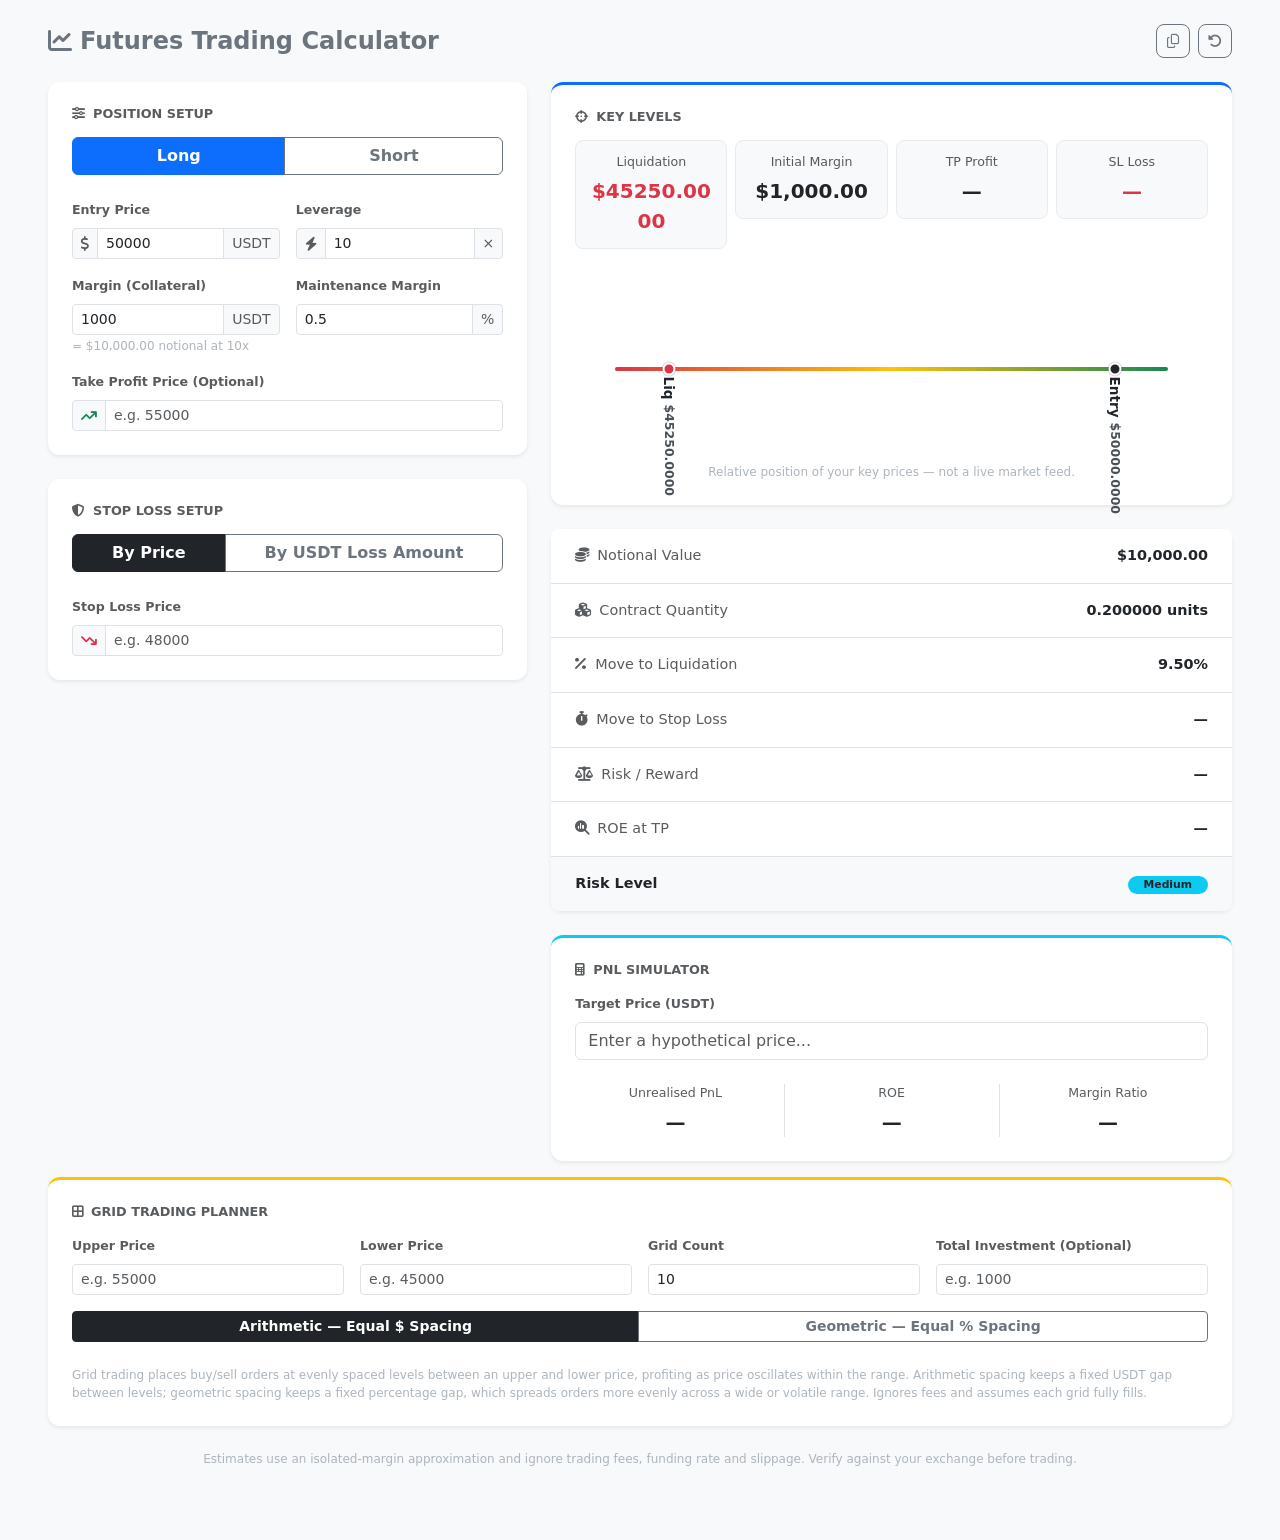
<file: future_trding_calculator/index.html>
<!DOCTYPE html>
<html lang="en">
<head>
  <meta charset="UTF-8">
  <meta name="viewport" content="width=device-width, initial-scale=1.0">
  <title>Futures Trading Calculator</title>

  <!-- Bootstrap 5 -->
  <link href="https://cdn.jsdelivr.net/npm/bootstrap@5.3.2/dist/css/bootstrap.min.css" rel="stylesheet">
  <!-- Font Awesome -->
  <link href="https://cdnjs.cloudflare.com/ajax/libs/font-awesome/6.4.2/css/all.min.css" rel="stylesheet">

  <style>
    body { background-color: #f8f9fa; font-size: 0.9rem; }
    .card { border: none; border-radius: 12px; }
    .form-control:focus { box-shadow: none; border-color: #0d6efd; }
    .val-display { font-size: 1.25rem; font-weight: 600; }
    .val-display.text-danger { color: #dc3545 !important; }
    .val-display.text-success { color: #198754 !important; }
    .stat-box { background: #f8f9fa; border-radius: 8px; padding: 12px; border: 1px solid #e9ecef; }
    .hint-text { font-size: 0.75rem; color: #adb5bd; margin-top: 2px; }
    .icon-btn { width: 34px; height: 34px; display: inline-flex; align-items: center; justify-content: center; border-radius: 8px; }

    /* Price track visualization */
    .price-track-wrap { padding: 10px 34px 10px; }
    .price-track { position: relative; height: 4px; background: #e9ecef; border-radius: 4px; margin: 92px 6px 80px; }
    .price-track-fill { position: absolute; top: 0; left: 0; height: 100%; border-radius: 4px; background: linear-gradient(90deg, #dc3545, #ffc107, #198754); }
    .track-marker { position: absolute; top: 50%; transform: translate(-50%, -50%); }
    .track-marker .dot { width: 13px; height: 13px; border-radius: 50%; border: 2.5px solid #fff; box-shadow: 0 0 0 1px rgba(0,0,0,.15); margin: 0 auto; }
    .track-marker .label { position: absolute; left: 50%; white-space: nowrap; font-size: 0.85rem; font-weight: 800; display: flex; align-items: center; gap: 5px; writing-mode: vertical-rl; text-orientation: mixed; }
    .track-marker.pos-top .label { bottom: 14px; transform: translateX(-50%) rotate(180deg); }
    .track-marker.pos-bottom .label { top: 14px; transform: translateX(-50%); }
    .track-marker .label .price { font-weight: 700; color: #495057; font-size: 0.78rem; }
    .dot-liq { background: #dc3545; }
    .dot-sl { background: #fd7e14; }
    .dot-entry { background: #212529; }
    .dot-tp { background: #198754; }
    .dot-sim { background: #6f42c1; }
    .sim-line { position: absolute; top: -6px; bottom: -6px; width: 2px; background: repeating-linear-gradient(180deg,#6f42c1 0 4px,transparent 4px 8px); }

    #toast-copy { position: fixed; bottom: 20px; left: 50%; transform: translateX(-50%); z-index: 1080; }

    /* Grid trading visual */
    .grid-visual-wrap { padding: 4px 4px 8px; }
    .grid-visual-track { position: relative; height: 30px; background: #f1f3f5; border: 1px solid #e9ecef; border-radius: 6px; }
    .grid-tick { position: absolute; top: 2px; bottom: 2px; width: 2px; background: #0d6efd; opacity: .55; }
    .grid-tick.edge { width: 3px; background: #212529; opacity: 1; }
    #grid-table thead th { position: sticky; top: 0; background: #f8f9fa; z-index: 1; }
  </style>
</head>
<body class="py-4">

<div class="container-fluid px-3 px-lg-5">
  <div class="d-flex align-items-center justify-content-between mb-4">
    <h4 class="mb-0 fw-bold text-secondary">
      <i class="fa-solid fa-chart-line me-2"></i>Futures Trading Calculator
    </h4>
    <div class="d-flex gap-2">
      <button type="button" class="btn btn-outline-secondary btn-sm icon-btn" title="Copy summary" onclick="copySummary()">
        <i class="fa-regular fa-copy"></i>
      </button>
      <button type="button" class="btn btn-outline-secondary btn-sm icon-btn" title="Reset all fields" onclick="resetAll()">
        <i class="fa-solid fa-rotate-left"></i>
      </button>
    </div>
  </div>

  <!-- Validation banner -->
  <div id="validation-banner" class="alert alert-danger py-2 px-3 mb-4 d-none">
    <i class="fa-solid fa-triangle-exclamation me-2"></i><span id="validation-msg"></span>
  </div>

  <div class="row g-4">
  <div class="col-lg-5">

  <!-- 1. Position Setup -->
  <div class="card shadow-sm mb-4">
    <div class="card-body p-4">
      <h6 class="text-uppercase text-muted fw-bold mb-3" style="font-size: 0.8rem;">
        <i class="fa-solid fa-sliders me-2"></i>Position Setup
      </h6>

      <!-- Direction Toggle -->
      <div class="btn-group w-100 mb-4" role="group" id="side-tog">
        <button type="button" class="btn btn-primary fw-bold" onclick="setSide('long', this)">Long</button>
        <button type="button" class="btn btn-outline-secondary fw-bold" onclick="setSide('short', this)">Short</button>
      </div>

      <div class="row g-3 mb-3">
        <div class="col-md-6">
          <label class="form-label text-muted small fw-semibold">Entry Price</label>
          <div class="input-group input-group-sm">
            <span class="input-group-text bg-light text-muted"><i class="fa-solid fa-dollar-sign"></i></span>
            <input type="number" class="form-control" id="entry" value="50000" min="0" step="any" oninput="onCoreInput()">
            <span class="input-group-text bg-light text-muted">USDT</span>
          </div>
        </div>
        <div class="col-md-6">
          <label class="form-label text-muted small fw-semibold">Leverage</label>
          <div class="input-group input-group-sm">
            <span class="input-group-text bg-light text-muted"><i class="fa-solid fa-bolt"></i></span>
            <input type="number" class="form-control" id="lev" value="10" min="1" max="125" step="1" oninput="onCoreInput()">
            <span class="input-group-text bg-light text-muted">×</span>
          </div>
        </div>
        <div class="col-md-6">
          <label class="form-label text-muted small fw-semibold">Margin (Collateral)</label>
          <div class="input-group input-group-sm">
            <input type="number" class="form-control" id="pos" value="1000" min="0" step="any" oninput="onCoreInput()">
            <span class="input-group-text bg-light text-muted">USDT</span>
          </div>
          <div class="hint-text" id="notional-hint">= $0 notional</div>
        </div>
        <div class="col-md-6">
          <label class="form-label text-muted small fw-semibold">Maintenance Margin</label>
          <div class="input-group input-group-sm">
            <input type="number" class="form-control" id="maint" value="0.5" min="0" max="10" step="0.1" oninput="onCoreInput()">
            <span class="input-group-text bg-light text-muted">%</span>
          </div>
        </div>
      </div>

      <div class="row g-3">
        <div class="col-12">
          <label class="form-label text-muted small fw-semibold">Take Profit Price (Optional)</label>
          <div class="input-group input-group-sm">
            <span class="input-group-text bg-light text-success"><i class="fa-solid fa-arrow-trend-up"></i></span>
            <input type="number" class="form-control" id="tp" placeholder="e.g. 55000" min="0" step="any" oninput="onCoreInput()">
          </div>
        </div>
      </div>
    </div>
  </div>

  <!-- 2. Stop Loss Setup -->
  <div class="card shadow-sm mb-4">
    <div class="card-body p-4">
      <h6 class="text-uppercase text-muted fw-bold mb-3" style="font-size: 0.8rem;">
        <i class="fa-solid fa-shield-halved me-2"></i>Stop Loss Setup
      </h6>

      <div class="btn-group w-100 mb-4" role="group" id="sl-mode-tog">
        <button type="button" class="btn btn-dark fw-bold" onclick="setSlMode('price', this)">By Price</button>
        <button type="button" class="btn btn-outline-secondary fw-bold" onclick="setSlMode('usdt', this)">By USDT Loss Amount</button>
      </div>

      <!-- SL by Price -->
      <div id="sl-price-section">
        <label class="form-label text-muted small fw-semibold">Stop Loss Price</label>
        <div class="input-group input-group-sm">
          <span class="input-group-text bg-light text-danger"><i class="fa-solid fa-arrow-trend-down"></i></span>
          <input type="number" class="form-control" id="sl-price" placeholder="e.g. 48000" min="0" step="any" oninput="onSlPriceChange()">
        </div>
      </div>

      <!-- SL by USDT -->
      <div id="sl-usdt-section" style="display:none;">
        <div class="row g-3 mb-3">
          <div class="col-md-6">
            <label class="form-label text-muted small fw-semibold">Max Loss in USDT</label>
            <div class="input-group input-group-sm">
              <input type="number" class="form-control" id="sl-usdt" placeholder="e.g. 200" min="0" step="any" oninput="onSlUsdtChange()">
            </div>
          </div>
          <div class="col-md-6">
            <label class="form-label text-muted small fw-semibold">Calculated SL Price</label>
            <input type="text" class="form-control form-control-sm bg-light text-danger fw-bold" id="sl-usdt-price-out" placeholder="Auto-calculated" readonly>
          </div>
        </div>

        <div id="sl-usdt-result" style="display:none;" class="alert alert-warning py-2 px-3 d-flex align-items-center gap-3 mb-0">
          <div>
            <span class="d-block text-muted" style="font-size: 0.75rem;">Triggers at</span>
            <span class="fs-4 fw-bold text-danger" id="sl-usdt-price-display">—</span>
          </div>
          <div class="border-start border-warning ps-3">
            <span class="d-block small text-dark fw-semibold" id="sl-usdt-pct-away"></span>
            <span class="d-block small text-muted" id="sl-usdt-qty"></span>
          </div>
        </div>
      </div>
    </div>
  </div>

  </div>
  <div class="col-lg-7">

  <!-- 3. Key Levels & Price Track -->
  <div class="card shadow-sm mb-4 border-top border-3 border-primary">
    <div class="card-body p-4">
      <h6 class="text-uppercase text-muted fw-bold mb-3" style="font-size: 0.8rem;">
        <i class="fa-solid fa-crosshairs me-2"></i>Key Levels
      </h6>

      <div class="row g-2 mb-3 text-center">
        <div class="col-6 col-md-3">
          <div class="stat-box">
            <span class="d-block text-muted small mb-1">Liquidation</span>
            <span class="val-display text-danger" id="liq-price">—</span>
          </div>
        </div>
        <div class="col-6 col-md-3">
          <div class="stat-box">
            <span class="d-block text-muted small mb-1">Initial Margin</span>
            <span class="val-display text-dark" id="init-m">—</span>
          </div>
        </div>
        <div class="col-6 col-md-3">
          <div class="stat-box">
            <span class="d-block text-muted small mb-1">TP Profit</span>
            <span class="val-display" id="tp-pnl">—</span>
          </div>
        </div>
        <div class="col-6 col-md-3">
          <div class="stat-box">
            <span class="d-block text-muted small mb-1">SL Loss</span>
            <span class="val-display text-danger" id="sl-pnl">—</span>
          </div>
        </div>
      </div>

      <!-- Price track: liq / sl / entry / tp / simulated price on one line -->
      <div class="price-track-wrap">
        <div class="price-track" id="price-track">
          <div class="price-track-fill" id="price-track-fill"></div>
        </div>
      </div>
      <div class="hint-text text-center">Relative position of your key prices — not a live market feed.</div>
    </div>
  </div>

  <!-- 4. Risk Breakdown -->
  <div class="card shadow-sm mb-4">
    <div class="card-body p-0">
      <ul class="list-group list-group-flush rounded-3">
        <li class="list-group-item d-flex justify-content-between align-items-center py-3 px-4">
          <span class="text-muted"><i class="fa-solid fa-coins me-2"></i>Notional Value</span>
          <span class="fw-bold" id="notional">—</span>
        </li>
        <li class="list-group-item d-flex justify-content-between align-items-center py-3 px-4">
          <span class="text-muted"><i class="fa-solid fa-cubes me-2"></i>Contract Quantity</span>
          <span class="fw-bold" id="qty">—</span>
        </li>
        <li class="list-group-item d-flex justify-content-between align-items-center py-3 px-4">
          <span class="text-muted"><i class="fa-solid fa-percent me-2"></i>Move to Liquidation</span>
          <span class="fw-bold" id="pct-liq">—</span>
        </li>
        <li class="list-group-item d-flex justify-content-between align-items-center py-3 px-4">
          <span class="text-muted"><i class="fa-solid fa-stopwatch me-2"></i>Move to Stop Loss</span>
          <span class="fw-bold" id="pct-sl">—</span>
        </li>
        <li class="list-group-item d-flex justify-content-between align-items-center py-3 px-4">
          <span class="text-muted"><i class="fa-solid fa-scale-balanced me-2"></i>Risk / Reward</span>
          <span class="fw-bold" id="rr-ratio">—</span>
        </li>
        <li class="list-group-item d-flex justify-content-between align-items-center py-3 px-4">
          <span class="text-muted"><i class="fa-solid fa-magnifying-glass-chart me-2"></i>ROE at TP</span>
          <span class="fw-bold" id="roe-tp">—</span>
        </li>
        <li class="list-group-item d-flex justify-content-between align-items-center py-3 px-4 bg-light">
          <span class="fw-bold">Risk Level</span>
          <span id="risk-badge">—</span>
        </li>
      </ul>
    </div>
  </div>

  <!-- 5. Simulator -->
  <div class="card shadow-sm mb-3 border-top border-3 border-info">
    <div class="card-body p-4">
      <h6 class="text-uppercase text-muted fw-bold mb-3" style="font-size: 0.8rem;">
        <i class="fa-solid fa-calculator me-2"></i>PnL Simulator
      </h6>
      <div class="mb-4">
        <label class="form-label text-muted small fw-semibold">Target Price (USDT)</label>
        <input type="number" class="form-control" id="sim" placeholder="Enter a hypothetical price..." min="0" step="any" oninput="simulate()">
      </div>
      <div id="sim-liquidated-banner" class="alert alert-danger py-2 px-3 mb-3 d-none">
        <i class="fa-solid fa-skull-crossbones me-2"></i>At this price your position would already be liquidated.
      </div>
      <div class="row g-3 text-center">
        <div class="col-4">
          <span class="d-block text-muted small mb-1">Unrealised PnL</span>
          <span class="val-display fs-5" id="sim-pnl">—</span>
        </div>
        <div class="col-4 border-start border-end">
          <span class="d-block text-muted small mb-1">ROE</span>
          <span class="val-display fs-5" id="sim-roe">—</span>
        </div>
        <div class="col-4">
          <span class="d-block text-muted small mb-1">Margin Ratio</span>
          <span class="val-display fs-5" id="sim-mr">—</span>
        </div>
      </div>
    </div>
  </div>

  </div>
  </div>

  <!-- 6. Grid Trading Planner -->
  <div class="card shadow-sm mb-4 border-top border-3 border-warning">
    <div class="card-body p-4">
      <h6 class="text-uppercase text-muted fw-bold mb-3" style="font-size: 0.8rem;">
        <i class="fa-solid fa-border-all me-2"></i>Grid Trading Planner
      </h6>

      <div class="row g-3 mb-3">
        <div class="col-6 col-md-3">
          <label class="form-label text-muted small fw-semibold">Upper Price</label>
          <input type="number" class="form-control form-control-sm" id="grid-upper" placeholder="e.g. 55000" min="0" step="any" oninput="calcGrid(); saveState();">
        </div>
        <div class="col-6 col-md-3">
          <label class="form-label text-muted small fw-semibold">Lower Price</label>
          <input type="number" class="form-control form-control-sm" id="grid-lower" placeholder="e.g. 45000" min="0" step="any" oninput="calcGrid(); saveState();">
        </div>
        <div class="col-6 col-md-3">
          <label class="form-label text-muted small fw-semibold">Grid Count</label>
          <input type="number" class="form-control form-control-sm" id="grid-count" value="10" min="2" max="200" step="1" oninput="calcGrid(); saveState();">
        </div>
        <div class="col-6 col-md-3">
          <label class="form-label text-muted small fw-semibold">Total Investment (Optional)</label>
          <input type="number" class="form-control form-control-sm" id="grid-investment" placeholder="e.g. 1000" min="0" step="any" oninput="calcGrid(); saveState();">
        </div>
      </div>

      <div class="btn-group w-100 mb-3" role="group" id="grid-type-tog">
        <button type="button" class="btn btn-dark fw-bold btn-sm" onclick="setGridType('arithmetic', this)">Arithmetic — Equal $ Spacing</button>
        <button type="button" class="btn btn-outline-secondary fw-bold btn-sm" onclick="setGridType('geometric', this)">Geometric — Equal % Spacing</button>
      </div>

      <div id="grid-validation" class="alert alert-danger py-2 px-3 mb-3 d-none">
        <i class="fa-solid fa-triangle-exclamation me-2"></i><span id="grid-validation-msg"></span>
      </div>

      <div class="row g-2 mb-3 text-center d-none" id="grid-stats">
        <div class="col-6 col-md-3">
          <div class="stat-box">
            <span class="d-block text-muted small mb-1">Grid Lines</span>
            <span class="val-display text-dark" id="grid-lines-count">—</span>
          </div>
        </div>
        <div class="col-6 col-md-3">
          <div class="stat-box">
            <span class="d-block text-muted small mb-1">Avg Spacing</span>
            <span class="val-display text-dark" id="grid-spacing">—</span>
          </div>
        </div>
        <div class="col-6 col-md-3">
          <div class="stat-box">
            <span class="d-block text-muted small mb-1">Profit / Grid</span>
            <span class="val-display text-success" id="grid-profit-pct">—</span>
          </div>
        </div>
        <div class="col-6 col-md-3">
          <div class="stat-box">
            <span class="d-block text-muted small mb-1">Invest / Grid</span>
            <span class="val-display text-dark" id="grid-invest-each">—</span>
          </div>
        </div>
      </div>

      <div class="grid-visual-wrap d-none" id="grid-visual">
        <div class="grid-visual-track" id="grid-visual-track"></div>
      </div>

      <div class="table-responsive d-none" id="grid-table-wrap" style="max-height: 320px;">
        <table class="table table-sm table-hover align-middle mb-0" id="grid-table">
          <thead class="table-light">
            <tr>
              <th>#</th>
              <th>Price (USDT)</th>
              <th>Gap to Next</th>
              <th>Qty / Grid</th>
              <th>Est. Profit / Flip</th>
            </tr>
          </thead>
          <tbody id="grid-table-body"></tbody>
        </table>
      </div>

      <div class="hint-text mt-2">
        Grid trading places buy/sell orders at evenly spaced levels between an upper and lower price, profiting as price oscillates within the range. Arithmetic spacing keeps a fixed USDT gap between levels; geometric spacing keeps a fixed percentage gap, which spreads orders more evenly across a wide or volatile range. Ignores fees and assumes each grid fully fills.
      </div>
    </div>
  </div>

  <p class="hint-text text-center mb-5 mt-4">
    Estimates use an isolated-margin approximation and ignore trading fees, funding rate and slippage. Verify against your exchange before trading.
  </p>

</div>

<!-- Copy toast -->
<div id="toast-copy" class="toast align-items-center text-bg-dark border-0" role="status" aria-live="polite" aria-atomic="true">
  <div class="d-flex">
    <div class="toast-body"><i class="fa-solid fa-check me-2"></i>Summary copied to clipboard</div>
    <button type="button" class="btn-close btn-close-white me-2 m-auto" data-bs-dismiss="toast"></button>
  </div>
</div>

<!-- Bootstrap JS -->
<script src="https://cdn.jsdelivr.net/npm/bootstrap@5.3.2/dist/js/bootstrap.bundle.min.js"></script>

<script>
let side = 'long';
let slMode = 'price';
let gridType = 'arithmetic';
const STORAGE_KEY = 'futuresCalcState_v2';

const FIELD_IDS = ['entry', 'lev', 'pos', 'maint', 'tp', 'sl-price', 'sl-usdt', 'grid-upper', 'grid-lower', 'grid-count', 'grid-investment'];

// ---------- Persistence ----------
function saveState() {
  const state = { side, slMode, gridType };
  FIELD_IDS.forEach(id => { state[id] = document.getElementById(id).value; });
  try { localStorage.setItem(STORAGE_KEY, JSON.stringify(state)); } catch (e) { /* storage unavailable */ }
}

function loadState() {
  let raw;
  try { raw = localStorage.getItem(STORAGE_KEY); } catch (e) { return; }
  if (!raw) return;
  try {
    const state = JSON.parse(raw);
    FIELD_IDS.forEach(id => { if (state[id] !== undefined && state[id] !== '') document.getElementById(id).value = state[id]; });
    if (state.side) setSide(state.side, null, true);
    if (state.slMode) setSlMode(state.slMode, null, true);
    if (state.gridType) setGridType(state.gridType, null, true);
  } catch (e) { /* ignore malformed state */ }
}

function resetAll() {
  if (!confirm('Reset all fields to defaults? This clears saved values.')) return;
  try { localStorage.removeItem(STORAGE_KEY); } catch (e) {}
  document.getElementById('entry').value = 50000;
  document.getElementById('lev').value = 10;
  document.getElementById('pos').value = 1000;
  document.getElementById('maint').value = 0.5;
  document.getElementById('tp').value = '';
  document.getElementById('sl-price').value = '';
  document.getElementById('sl-usdt').value = '';
  document.getElementById('sl-usdt-price-out').value = '';
  document.getElementById('sim').value = '';
  document.getElementById('grid-upper').value = '';
  document.getElementById('grid-lower').value = '';
  document.getElementById('grid-count').value = 10;
  document.getElementById('grid-investment').value = '';
  setSide('long', null, true);
  setSlMode('price', null, true);
  setGridType('arithmetic', null, true);
  calc();
  calcGrid();
}

// ---------- Toggles ----------
function setSide(s, btn, skipSave) {
  side = s;
  const buttons = document.querySelectorAll('#side-tog button');
  buttons.forEach(b => {
    b.className = 'btn fw-bold ' + (b.innerText.toLowerCase() === s ? (s === 'long' ? 'btn-primary' : 'btn-danger') : 'btn-outline-secondary');
  });
  if (slMode === 'usdt') onSlUsdtChange(); else calc();
  if (!skipSave) saveState();
}

function setSlMode(m, btn, skipSave) {
  slMode = m;
  const buttons = document.querySelectorAll('#sl-mode-tog button');
  buttons.forEach(b => {
    const isTarget = btn ? b === btn : (m === 'price' ? b.innerText.includes('By Price') : b.innerText.includes('USDT'));
    b.className = 'btn fw-bold ' + (isTarget ? 'btn-dark' : 'btn-outline-secondary');
  });
  document.getElementById('sl-price-section').style.display = m === 'price' ? 'block' : 'none';
  document.getElementById('sl-usdt-section').style.display = m === 'usdt' ? 'block' : 'none';
  if (m === 'usdt') onSlUsdtChange(); else calc();
  if (!skipSave) saveState();
}

function setGridType(t, btn, skipSave) {
  gridType = t;
  const buttons = document.querySelectorAll('#grid-type-tog button');
  buttons.forEach(b => {
    const isTarget = btn ? b === btn : (t === 'arithmetic' ? b.innerText.includes('Arithmetic') : b.innerText.includes('Geometric'));
    b.className = 'btn fw-bold btn-sm ' + (isTarget ? 'btn-dark' : 'btn-outline-secondary');
  });
  calcGrid();
  if (!skipSave) saveState();
}

// ---------- Formatting ----------
function fmt(n, d=2) { if (n===null||isNaN(n)) return '—'; return '$'+n.toLocaleString('en-US',{minimumFractionDigits:d,maximumFractionDigits:d}); }
function fmt4(n) { if (n===null||isNaN(n)) return '—'; return '$'+n.toFixed(4); }
function fmtPct(n) { if (n===null||isNaN(n)) return '—'; return (n>=0?'+':'')+n.toFixed(2)+'%'; }
function applyColorClass(el, val) {
  el.classList.remove('text-success', 'text-danger', 'text-dark');
  if (val > 0) el.classList.add('text-success');
  else if (val < 0) el.classList.add('text-danger');
  else el.classList.add('text-dark');
}

function onCoreInput() {
  if (slMode === 'usdt') onSlUsdtChange(); else calc();
  saveState();
}

function getSlPrice() {
  if (slMode === 'price') return parseFloat(document.getElementById('sl-price').value) || null;
  return parseFloat(document.getElementById('sl-usdt-price-out').value) || null;
}

function onSlPriceChange() { calc(); saveState(); }

function onSlUsdtChange() {
  const entry = parseFloat(document.getElementById('entry').value);
  const lev = parseFloat(document.getElementById('lev').value);
  const pos = parseFloat(document.getElementById('pos').value);
  const maxLoss = parseFloat(document.getElementById('sl-usdt').value);
  const resultEl = document.getElementById('sl-usdt-result');
  const outEl = document.getElementById('sl-usdt-price-out');

  if (!entry || !lev || !pos || !maxLoss || maxLoss <= 0) {
    outEl.value = ''; resultEl.style.display = 'none'; calc(); return;
  }

  const notional = pos * lev;
  const qty = notional / entry;
  const slPrice = side === 'long' ? entry - (maxLoss / qty) : entry + (maxLoss / qty);

  if (slPrice <= 0) { outEl.value = ''; resultEl.style.display = 'none'; calc(); return; }

  outEl.value = slPrice.toFixed(4);
  document.getElementById('sl-usdt-price-display').textContent = fmt4(slPrice);
  document.getElementById('sl-usdt-pct-away').textContent = Math.abs((slPrice - entry) / entry * 100).toFixed(2) + '% from entry';
  document.getElementById('sl-usdt-qty').textContent = 'Qty: ' + qty.toFixed(6) + ' units';
  resultEl.style.display = 'flex';
  calc();
}

// ---------- Core calculation ----------
function calc() {
  const entry = parseFloat(document.getElementById('entry').value);
  const lev = parseFloat(document.getElementById('lev').value);
  const pos = parseFloat(document.getElementById('pos').value);
  const maintPct = parseFloat(document.getElementById('maint').value) / 100;
  const tpVal = parseFloat(document.getElementById('tp').value);
  const slVal = getSlPrice();

  const banner = document.getElementById('validation-banner');
  const msgEl = document.getElementById('validation-msg');

  if (!entry || !lev || !pos) {
    banner.classList.add('d-none');
    return;
  }

  const initMpct = 1 / lev;

  // Validate maintenance margin vs leverage — otherwise liq price flips to the wrong side
  if (maintPct >= initMpct) {
    banner.classList.remove('d-none');
    msgEl.textContent = 'Maintenance margin (' + (maintPct*100).toFixed(2) + '%) must be lower than 1/leverage (' + (initMpct*100).toFixed(2) + '%). Lower it or increase leverage to get a valid liquidation price.';
    return;
  }
  banner.classList.add('d-none');

  const notional = pos * lev;
  const qty = notional / entry;

  document.getElementById('notional-hint').textContent = '= ' + fmt(notional) + ' notional at ' + lev + 'x';

  const liqPrice = side === 'long'
    ? entry * (1 - initMpct + maintPct)
    : entry * (1 + initMpct - maintPct);

  const pctToLiq = Math.abs((liqPrice - entry) / entry * 100);

  document.getElementById('liq-price').textContent = fmt4(liqPrice);
  document.getElementById('init-m').textContent = fmt(pos);
  document.getElementById('notional').textContent = fmt(notional);
  document.getElementById('qty').textContent = qty.toFixed(6) + ' units';
  document.getElementById('pct-liq').textContent = pctToLiq.toFixed(2) + '%';

  let tpPnl = null, slPnl = null;
  const dir = side === 'long' ? 1 : -1;

  if (!isNaN(tpVal) && tpVal > 0) {
    tpPnl = dir * (tpVal - entry) / entry * notional;
    const tpEl = document.getElementById('tp-pnl');
    tpEl.textContent = fmt(tpPnl); applyColorClass(tpEl, tpPnl);

    const roeEl = document.getElementById('roe-tp');
    roeEl.textContent = (tpPnl / pos * 100).toFixed(2) + '%';
    applyColorClass(roeEl, tpPnl);
  } else {
    document.getElementById('tp-pnl').textContent = '—';
    document.getElementById('roe-tp').textContent = '—';
    document.getElementById('tp-pnl').className = 'val-display';
    document.getElementById('roe-tp').className = 'fw-bold';
  }

  if (slVal && slVal > 0) {
    slPnl = dir * (slVal - entry) / entry * notional;
    const slEl = document.getElementById('sl-pnl');
    slEl.textContent = fmt(slPnl); applyColorClass(slEl, slPnl);
    document.getElementById('pct-sl').textContent = Math.abs((slVal - entry) / entry * 100).toFixed(2) + '%';
  } else {
    document.getElementById('sl-pnl').textContent = '—';
    document.getElementById('pct-sl').textContent = '—';
    document.getElementById('sl-pnl').className = 'val-display text-danger';
  }

  document.getElementById('rr-ratio').textContent =
    (tpPnl !== null && slPnl !== null && slPnl < 0)
    ? (tpPnl / Math.abs(slPnl)).toFixed(2) + ' : 1' : '—';

  // Risk Badge
  const rb = document.getElementById('risk-badge');
  if (lev >= 50) rb.innerHTML = '<span class="badge bg-danger rounded-pill px-3">Extreme</span>';
  else if (lev >= 20) rb.innerHTML = '<span class="badge bg-warning text-dark rounded-pill px-3">High</span>';
  else if (lev >= 10) rb.innerHTML = '<span class="badge bg-info text-dark rounded-pill px-3">Medium</span>';
  else rb.innerHTML = '<span class="badge bg-success rounded-pill px-3">Low</span>';

  renderTrack(entry, liqPrice, slVal, (!isNaN(tpVal) && tpVal > 0) ? tpVal : null);
  simulate();
}

// ---------- Price track visualization ----------
function renderTrack(entry, liqPrice, slVal, tpVal) {
  const track = document.getElementById('price-track');
  const fill = document.getElementById('price-track-fill');
  // Clear previous markers (keep the fill element)
  track.querySelectorAll('.track-marker').forEach(m => m.remove());

  const simVal = parseFloat(document.getElementById('sim').value);
  const hasSim = !isNaN(simVal) && simVal > 0;

  const points = [{ v: liqPrice, cls: 'dot-liq', label: 'Liq', bottom: true }];
  if (slVal && slVal > 0) points.push({ v: slVal, cls: 'dot-sl', label: 'SL', bottom: false });
  points.push({ v: entry, cls: 'dot-entry', label: 'Entry', bottom: true });
  if (tpVal) points.push({ v: tpVal, cls: 'dot-tp', label: 'TP', bottom: false });
  if (hasSim) points.push({ v: simVal, cls: 'dot-sim', label: 'Sim', bottom: false, isSim: true });

  const values = points.map(p => p.v);
  let min = Math.min(...values), max = Math.max(...values);
  const span = max - min || (entry * 0.02) || 1;
  const pad = span * 0.12;
  min -= pad; max += pad;
  const range = max - min;

  const pctOf = v => ((v - min) / range) * 100;

  fill.style.width = '100%';

  points.forEach((p, i) => {
    const pct = pctOf(p.v);
    const wrap = document.createElement('div');
    wrap.className = 'track-marker ' + (p.bottom ? 'pos-bottom' : 'pos-top');
    wrap.style.left = pct + '%';

    if (p.isSim) {
      const line = document.createElement('div');
      line.className = 'sim-line';
      wrap.appendChild(line);
    }

    const dot = document.createElement('div');
    dot.className = 'dot ' + p.cls;
    wrap.appendChild(dot);

    const label = document.createElement('div');
    label.className = 'label';
    label.style.color = p.isSim ? '#6f42c1' : '';
    label.innerHTML = p.label + '<span class="price">' + fmt4(p.v) + '</span>';
    wrap.appendChild(label);

    track.appendChild(wrap);
  });
}

// ---------- Simulator ----------
function simulate() {
  const entry = parseFloat(document.getElementById('entry').value);
  const lev = parseFloat(document.getElementById('lev').value);
  const pos = parseFloat(document.getElementById('pos').value);
  const maintPct = parseFloat(document.getElementById('maint').value) / 100;
  const simPrice = parseFloat(document.getElementById('sim').value);
  const liqBanner = document.getElementById('sim-liquidated-banner');

  if (!entry || !lev || !pos || isNaN(simPrice) || simPrice <= 0) {
    ['sim-pnl', 'sim-roe', 'sim-mr'].forEach(id => {
      document.getElementById(id).textContent = '—';
      document.getElementById(id).className = 'val-display fs-5';
    });
    liqBanner.classList.add('d-none');
    return;
  }

  const notional = pos * lev;
  const initMpct = 1 / lev;
  const liqPrice = side === 'long'
    ? entry * (1 - initMpct + maintPct)
    : entry * (1 + initMpct - maintPct);

  const isLiquidated = side === 'long' ? simPrice <= liqPrice : simPrice >= liqPrice;
  liqBanner.classList.toggle('d-none', !isLiquidated);

  const pnl = (side === 'long' ? 1 : -1) * (simPrice - entry) / entry * notional;
  const roe = pnl / pos * 100;
  const equity = pos + pnl;
  const mr = equity > 0 ? equity / notional * 100 : 0;

  const pe = document.getElementById('sim-pnl'); pe.textContent = fmt(pnl); applyColorClass(pe, pnl);
  const re = document.getElementById('sim-roe'); re.textContent = fmtPct(roe); applyColorClass(re, roe);

  const me = document.getElementById('sim-mr');
  me.textContent = isLiquidated ? '0.00%' : mr.toFixed(2) + '%';
  me.className = 'val-display fs-5 ' + (isLiquidated || mr < maintPct * 100 * 1.5 ? 'text-danger' : mr < 5 ? 'text-warning' : '');

  // Reflect sim price on the track without a full recalc
  const slVal = getSlPrice();
  const tpVal = parseFloat(document.getElementById('tp').value);
  renderTrack(entry, liqPrice, slVal, (!isNaN(tpVal) && tpVal > 0) ? tpVal : null);
}

// ---------- Grid Trading Planner ----------
function calcGrid() {
  const upper = parseFloat(document.getElementById('grid-upper').value);
  const lower = parseFloat(document.getElementById('grid-lower').value);
  const count = parseInt(document.getElementById('grid-count').value, 10);
  const investment = parseFloat(document.getElementById('grid-investment').value);

  const banner = document.getElementById('grid-validation');
  const msgEl = document.getElementById('grid-validation-msg');
  const statsEl = document.getElementById('grid-stats');
  const visualEl = document.getElementById('grid-visual');
  const tableWrapEl = document.getElementById('grid-table-wrap');

  const hideOutputs = () => {
    statsEl.classList.add('d-none');
    visualEl.classList.add('d-none');
    tableWrapEl.classList.add('d-none');
  };

  if (!upper || !lower || !count) { banner.classList.add('d-none'); hideOutputs(); return; }

  if (lower <= 0 || upper <= 0) {
    banner.classList.remove('d-none'); msgEl.textContent = 'Prices must be greater than 0.'; hideOutputs(); return;
  }
  if (upper <= lower) {
    banner.classList.remove('d-none'); msgEl.textContent = 'Upper price must be greater than lower price.'; hideOutputs(); return;
  }
  if (count < 2) {
    banner.classList.remove('d-none'); msgEl.textContent = 'Grid count must be at least 2.'; hideOutputs(); return;
  }
  banner.classList.add('d-none');

  const lines = count;
  const intervals = lines - 1;
  const prices = [];

  if (gridType === 'geometric') {
    const ratio = Math.pow(upper / lower, 1 / intervals);
    for (let i = 0; i < lines; i++) prices.push(lower * Math.pow(ratio, i));
  } else {
    const step = (upper - lower) / intervals;
    for (let i = 0; i < lines; i++) prices.push(lower + step * i);
  }

  const gapPct = [];
  for (let i = 0; i < intervals; i++) gapPct.push((prices[i + 1] - prices[i]) / prices[i] * 100);
  const avgGapPct = gapPct.reduce((a, b) => a + b, 0) / gapPct.length;
  const avgSpacing = (upper - lower) / intervals;
  const investPerGrid = (investment && investment > 0) ? investment / intervals : null;

  document.getElementById('grid-lines-count').textContent = lines;
  document.getElementById('grid-spacing').textContent = fmt(avgSpacing);
  document.getElementById('grid-profit-pct').textContent = avgGapPct.toFixed(2) + '%';
  document.getElementById('grid-invest-each').textContent = investPerGrid ? fmt(investPerGrid) : '—';
  statsEl.classList.remove('d-none');

  // Visual track: tick per grid line
  const track = document.getElementById('grid-visual-track');
  track.innerHTML = '';
  prices.forEach((p, i) => {
    const pct = (i / intervals) * 100;
    const tick = document.createElement('div');
    tick.className = 'grid-tick' + (i === 0 || i === intervals ? ' edge' : '');
    tick.style.left = pct + '%';
    tick.title = fmt4(p);
    track.appendChild(tick);
  });
  visualEl.classList.remove('d-none');

  // Table
  const rows = prices.map((p, i) => {
    const gap = i < intervals ? gapPct[i].toFixed(2) + '%' : '—';
    const qty = investPerGrid ? (investPerGrid / p).toFixed(6) : '—';
    const profitFlip = (investPerGrid && i < intervals) ? fmt(investPerGrid * gapPct[i] / 100) : '—';
    return '<tr><td>' + (i + 1) + '</td><td class="fw-semibold">' + fmt4(p) + '</td><td>' + gap + '</td><td>' + qty + '</td><td class="text-success">' + profitFlip + '</td></tr>';
  });
  document.getElementById('grid-table-body').innerHTML = rows.join('');
  tableWrapEl.classList.remove('d-none');
}

// ---------- Copy summary ----------
function copySummary() {
  const entry = document.getElementById('entry').value;
  const lev = document.getElementById('lev').value;
  const pos = document.getElementById('pos').value;
  const liq = document.getElementById('liq-price').textContent;
  const notional = document.getElementById('notional').textContent;
  const qty = document.getElementById('qty').textContent;
  const tpPnl = document.getElementById('tp-pnl').textContent;
  const slPnl = document.getElementById('sl-pnl').textContent;
  const rr = document.getElementById('rr-ratio').textContent;

  const lines = [
    'Futures Trade Summary',
    '----------------------',
    'Side: ' + side.toUpperCase(),
    'Entry: $' + entry + '  |  Leverage: ' + lev + 'x  |  Margin: $' + pos,
    'Notional: ' + notional + '  |  Qty: ' + qty,
    'Liquidation Price: ' + liq,
    'TP Profit: ' + tpPnl + '  |  SL Loss: ' + slPnl + '  |  R:R ' + rr
  ];
  const text = lines.join('\n');

  const showToast = () => {
    const toastEl = document.getElementById('toast-copy');
    new bootstrap.Toast(toastEl, { delay: 2200 }).show();
  };

  if (navigator.clipboard && navigator.clipboard.writeText) {
    navigator.clipboard.writeText(text).then(showToast).catch(() => fallbackCopy(text, showToast));
  } else {
    fallbackCopy(text, showToast);
  }
}

function fallbackCopy(text, cb) {
  const ta = document.createElement('textarea');
  ta.value = text; ta.style.position = 'fixed'; ta.style.opacity = '0';
  document.body.appendChild(ta); ta.select();
  try { document.execCommand('copy'); } catch (e) {}
  document.body.removeChild(ta);
  if (cb) cb();
}

// ---------- Init ----------
loadState();
calc();
calcGrid();
</script>
</body>
</html>
</file>
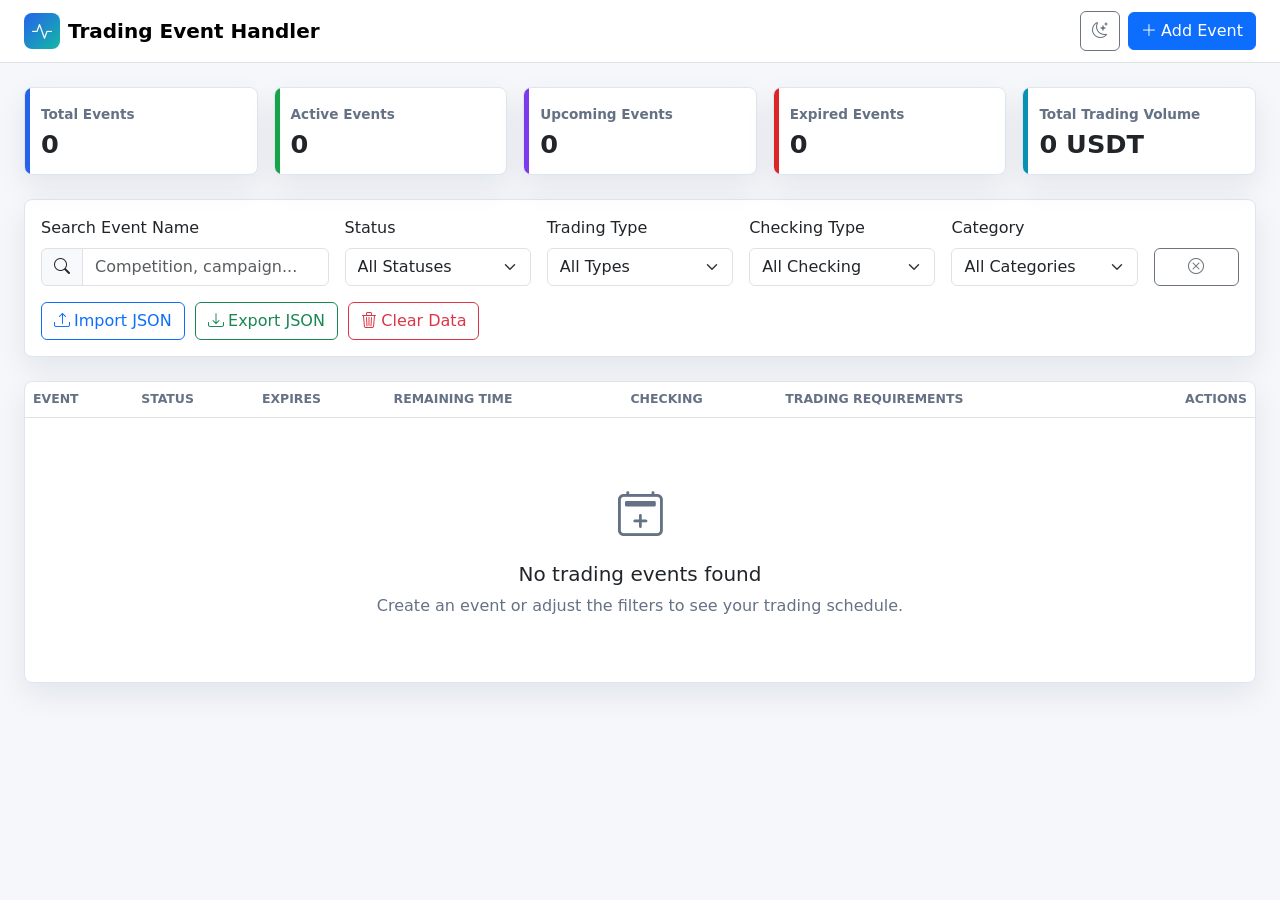
<file: trading_event_handler/index.html>
<!doctype html>
<html lang="en" data-bs-theme="light">
<head>
  <meta charset="utf-8">
  <meta name="viewport" content="width=device-width, initial-scale=1">
  <title>Trading Event Handler</title>
  <link href="https://cdn.jsdelivr.net/npm/bootstrap@5.3.3/dist/css/bootstrap.min.css" rel="stylesheet">
  <link href="https://cdn.jsdelivr.net/npm/bootstrap-icons@1.11.3/font/bootstrap-icons.css" rel="stylesheet">
  <link rel="stylesheet" href="style.css">
</head>
<body>
  <nav class="navbar navbar-expand-lg border-bottom sticky-top app-nav">
    <div class="container-fluid px-3 px-lg-4">
      <a class="navbar-brand d-flex align-items-center gap-2 fw-bold" href="#">
        <span class="brand-mark"><i class="bi bi-activity"></i></span>
        Trading Event Handler
      </a>
      <div class="d-flex align-items-center gap-2 ms-auto">
        <button class="btn btn-outline-secondary btn-icon" id="themeToggle" type="button" aria-label="Toggle dark mode" title="Toggle theme">
          <i class="bi bi-moon-stars"></i>
        </button>
        <button class="btn btn-primary" id="addEventBtn" type="button">
          <i class="bi bi-plus-lg me-1"></i>Add Event
        </button>
      </div>
    </div>
  </nav>

  <main class="container-fluid px-3 px-lg-4 py-4">
    <section class="dashboard-grid mb-4" aria-label="Dashboard summary">
      <article class="stat-card accent-total">
        <span class="stat-label">Total Events</span>
        <strong id="statTotal">0</strong>
      </article>
      <article class="stat-card accent-active">
        <span class="stat-label">Active Events</span>
        <strong id="statActive">0</strong>
      </article>
      <article class="stat-card accent-upcoming">
        <span class="stat-label">Upcoming Events</span>
        <strong id="statUpcoming">0</strong>
      </article>
      <article class="stat-card accent-expired">
        <span class="stat-label">Expired Events</span>
        <strong id="statExpired">0</strong>
      </article>
      <article class="stat-card accent-volume">
        <span class="stat-label">Total Trading Volume</span>
        <strong id="statVolume">0 USDT</strong>
      </article>
    </section>

    <section class="toolbar mb-4" aria-label="Filters and file actions">
      <div class="row g-3 align-items-end">
        <div class="col-12 col-lg-3">
          <label class="form-label" for="searchInput">Search Event Name</label>
          <div class="input-group">
            <span class="input-group-text"><i class="bi bi-search"></i></span>
            <input class="form-control" id="searchInput" type="search" placeholder="Competition, campaign...">
          </div>
        </div>
        <div class="col-6 col-lg-2">
          <label class="form-label" for="statusFilter">Status</label>
          <select class="form-select" id="statusFilter">
            <option value="">All Statuses</option>
            <option value="Upcoming">Upcoming</option>
            <option value="Active">Active</option>
            <option value="Completed">Completed</option>
            <option value="Expired">Expired</option>
          </select>
        </div>
        <div class="col-6 col-lg-2">
          <label class="form-label" for="typeFilter">Trading Type</label>
          <select class="form-select" id="typeFilter">
            <option value="">All Types</option>
          </select>
        </div>
        <div class="col-6 col-lg-2">
          <label class="form-label" for="checkingFilter">Checking Type</label>
          <select class="form-select" id="checkingFilter">
            <option value="">All Checking</option>
          </select>
        </div>
        <div class="col-6 col-lg-2">
          <label class="form-label" for="categoryFilter">Category</label>
          <select class="form-select" id="categoryFilter">
            <option value="">All Categories</option>
          </select>
        </div>
        <div class="col-12 col-lg-1 d-grid">
          <button class="btn btn-outline-secondary" id="clearFiltersBtn" type="button" title="Clear filters">
            <i class="bi bi-x-circle"></i>
          </button>
        </div>
      </div>
      <div class="file-actions mt-3">
        <input class="visually-hidden" id="importFile" type="file" accept=".json,.txt,application/json,text/plain">
        <button class="btn btn-outline-primary" id="importBtn" type="button">
          <i class="bi bi-upload me-1"></i>Import JSON
        </button>
        <button class="btn btn-outline-success" id="exportBtn" type="button">
          <i class="bi bi-download me-1"></i>Export JSON
        </button>
        <button class="btn btn-outline-danger" id="deleteAllBtn" type="button">
          <i class="bi bi-trash3 me-1"></i>Clear Data
        </button>
      </div>
    </section>

    <section class="events-shell">
      <div class="table-responsive">
        <table class="table align-middle mb-0">
          <thead>
            <tr>
              <th>Event</th>
              <th>Status</th>
              <th>Expires</th>
              <th>Remaining Time</th>
              <th>Checking</th>
              <th>Trading Requirements</th>
              <th class="text-end">Actions</th>
            </tr>
          </thead>
          <tbody id="eventsTableBody"></tbody>
        </table>
      </div>
      <div class="empty-state d-none" id="emptyState">
        <i class="bi bi-calendar2-plus"></i>
        <h2>No trading events found</h2>
        <p>Create an event or adjust the filters to see your trading schedule.</p>
      </div>
    </section>
  </main>

  <div class="modal fade" id="eventModal" tabindex="-1" aria-labelledby="eventModalTitle" aria-hidden="true">
    <div class="modal-dialog modal-xl modal-dialog-scrollable">
      <form class="modal-content" id="eventForm">
        <div class="modal-header">
          <h1 class="modal-title fs-5" id="eventModalTitle">Create Trading Event</h1>
          <button class="btn-close" type="button" data-bs-dismiss="modal" aria-label="Close"></button>
        </div>
        <div class="modal-body">
          <input type="hidden" id="eventId">
          <div class="row g-3">
            <div class="col-md-6">
              <label class="form-label" for="eventName">Event Name</label>
              <input class="form-control" id="eventName" type="text" required maxlength="120">
            </div>
            <div class="col-md-6">
              <label class="form-label" for="eventUrl">Event URL / Reference Link</label>
              <input class="form-control" id="eventUrl" type="url" placeholder="https://">
            </div>
            <div class="col-md-4">
              <label class="form-label" for="startDateTime">Start Date & Time</label>
              <input class="form-control" id="startDateTime" type="datetime-local" required>
            </div>
            <div class="col-md-4">
              <label class="form-label" for="expireDateTime">Expire Date & Time</label>
              <input class="form-control" id="expireDateTime" type="datetime-local" required>
            </div>
            <div class="col-md-4">
              <label class="form-label" for="statusInput">Status</label>
              <select class="form-select" id="statusInput">
                <option value="Upcoming">Upcoming</option>
                <option value="Active">Active</option>
                <option value="Completed">Completed</option>
                <option value="Expired">Expired</option>
              </select>
            </div>
            <div class="col-md-4">
              <label class="form-label" for="eventCategory">Event Category</label>
              <select class="form-select" id="eventCategory" required></select>
            </div>
            <div class="col-md-4">
              <label class="form-label" for="checkingType">Checking Type</label>
              <select class="form-select" id="checkingType"></select>
            </div>
            <div class="col-md-4">
              <label class="form-label" for="checkedInDays">Checked-In Days</label>
              <input class="form-control" id="checkedInDays" type="number" min="0" step="1" value="0">
            </div>
            <div class="col-md-8">
              <label class="form-label" for="description">Description / Notes</label>
              <textarea class="form-control" id="description" rows="2" maxlength="500"></textarea>
            </div>
          </div>

          <div class="requirements-header mt-4 mb-2">
            <div>
              <h2 class="h6 mb-0">Trading Types & Volumes</h2>
              <small class="text-body-secondary">Add every trading requirement attached to this event.</small>
            </div>
            <button class="btn btn-outline-primary btn-sm" id="addRequirementBtn" type="button">
              <i class="bi bi-plus-lg me-1"></i>Add Type
            </button>
          </div>
          <div class="requirements-list" id="requirementsList"></div>
        </div>
        <div class="modal-footer justify-content-between">
          <span class="text-body-secondary small" id="formTotalVolume">Total: 0 USDT</span>
          <div>
            <button class="btn btn-outline-secondary" type="button" data-bs-dismiss="modal">Cancel</button>
            <button class="btn btn-primary" type="submit">
              <i class="bi bi-check2 me-1"></i>Save Event
            </button>
          </div>
        </div>
      </form>
    </div>
  </div>

  <div class="toast-container position-fixed bottom-0 end-0 p-3">
    <div class="toast align-items-center border-0" id="appToast" role="status" aria-live="polite" aria-atomic="true">
      <div class="d-flex">
        <div class="toast-body" id="toastMessage"></div>
        <button class="btn-close me-2 m-auto" type="button" data-bs-dismiss="toast" aria-label="Close"></button>
      </div>
    </div>
  </div>

  <script src="https://cdn.jsdelivr.net/npm/bootstrap@5.3.3/dist/js/bootstrap.bundle.min.js"></script>
  <script src="data-lists.js"></script>
  <script src="app.js"></script>
</body>
</html>
</file>
<file: trading_event_handler/style.css>
:root {
  --app-bg: #f5f7fb;
  --panel-bg: #ffffff;
  --panel-border: #dfe5ee;
  --muted: #657184;
  --brand: #2563eb;
  --brand-strong: #1d4ed8;
  --shadow: 0 12px 30px rgba(15, 23, 42, 0.08);
}

[data-bs-theme="dark"] {
  --app-bg: #111827;
  --panel-bg: #172033;
  --panel-border: #2b364c;
  --muted: #a7b0c0;
  --shadow: 0 12px 30px rgba(0, 0, 0, 0.28);
}

body {
  min-height: 100vh;
  background: var(--app-bg);
  color: var(--bs-body-color);
}

.app-nav {
  background: color-mix(in srgb, var(--panel-bg) 92%, transparent);
  backdrop-filter: blur(14px);
}

.brand-mark {
  display: inline-grid;
  place-items: center;
  width: 2.25rem;
  height: 2.25rem;
  border-radius: 8px;
  color: #fff;
  background: linear-gradient(135deg, #2563eb, #14b8a6);
}

.btn-icon {
  width: 2.5rem;
  height: 2.5rem;
  padding: 0;
}

.dashboard-grid {
  display: grid;
  grid-template-columns: repeat(5, minmax(0, 1fr));
  gap: 1rem;
}

.stat-card,
.toolbar,
.events-shell {
  border: 1px solid var(--panel-border);
  border-radius: 8px;
  background: var(--panel-bg);
  box-shadow: var(--shadow);
}

.stat-card {
  position: relative;
  overflow: hidden;
  padding: 1rem;
}

.stat-card::before {
  content: "";
  position: absolute;
  inset: 0 auto 0 0;
  width: 5px;
  background: var(--accent);
}

.stat-label {
  display: block;
  margin-bottom: 0.35rem;
  color: var(--muted);
  font-size: 0.85rem;
  font-weight: 600;
}

.stat-card strong {
  display: block;
  font-size: clamp(1.35rem, 2vw, 2rem);
  line-height: 1.1;
}

.accent-total { --accent: #2563eb; }
.accent-active { --accent: #16a34a; }
.accent-upcoming { --accent: #7c3aed; }
.accent-expired { --accent: #dc2626; }
.accent-volume { --accent: #0891b2; }

.toolbar {
  padding: 1rem;
}

.file-actions {
  display: flex;
  flex-wrap: wrap;
  gap: 0.65rem;
}

.events-shell {
  overflow: hidden;
}

.table {
  --bs-table-bg: transparent;
}

.table thead th {
  color: var(--muted);
  font-size: 0.78rem;
  letter-spacing: 0;
  text-transform: uppercase;
  white-space: nowrap;
}

.event-title {
  font-weight: 700;
}

.event-link {
  display: inline-flex;
  align-items: center;
  gap: 0.25rem;
  color: var(--brand);
  font-size: 0.86rem;
  text-decoration: none;
}

.event-link:hover {
  color: var(--brand-strong);
  text-decoration: underline;
}

.notes {
  color: var(--muted);
  font-size: 0.86rem;
  max-width: 22rem;
}

.countdown {
  min-width: 15rem;
  font-variant-numeric: tabular-nums;
  font-weight: 700;
}

.requirements {
  min-width: 16rem;
}

.requirement-chip {
  display: inline-flex;
  align-items: center;
  gap: 0.35rem;
  margin: 0.1rem 0.2rem 0.1rem 0;
  padding: 0.25rem 0.5rem;
  border: 1px solid var(--panel-border);
  border-radius: 999px;
  background: color-mix(in srgb, var(--panel-bg) 75%, var(--app-bg));
  font-size: 0.83rem;
}

.total-volume {
  display: block;
  margin-top: 0.35rem;
  color: var(--muted);
  font-size: 0.86rem;
  font-weight: 700;
}

.status-badge {
  min-width: 5.8rem;
}

.requirements-header {
  display: flex;
  align-items: center;
  justify-content: space-between;
  gap: 1rem;
}

.requirement-row {
  display: grid;
  grid-template-columns: minmax(0, 1.4fr) minmax(0, 1fr) auto;
  gap: 0.75rem;
  align-items: end;
  padding: 0.85rem;
  border: 1px solid var(--panel-border);
  border-radius: 8px;
  background: color-mix(in srgb, var(--panel-bg) 82%, var(--app-bg));
}

.requirement-row + .requirement-row {
  margin-top: 0.75rem;
}

.empty-state {
  padding: 4rem 1rem;
  text-align: center;
}

.empty-state i {
  color: var(--muted);
  font-size: 2.8rem;
}

.empty-state h2 {
  margin-top: 0.8rem;
  font-size: 1.25rem;
}

.empty-state p {
  color: var(--muted);
  margin-bottom: 0;
}

.toast {
  background: var(--panel-bg);
  color: var(--bs-body-color);
  border: 1px solid var(--panel-border) !important;
}

@media (max-width: 1100px) {
  .dashboard-grid {
    grid-template-columns: repeat(3, minmax(0, 1fr));
  }
}

@media (max-width: 768px) {
  .dashboard-grid {
    grid-template-columns: repeat(2, minmax(0, 1fr));
  }

  .navbar-brand {
    font-size: 1rem;
  }

  .requirement-row {
    grid-template-columns: 1fr;
  }

  .requirement-row .btn {
    width: 100%;
  }
}

@media (max-width: 480px) {
  .dashboard-grid {
    grid-template-columns: 1fr;
  }

  .file-actions .btn {
    width: 100%;
  }
}
</file>
